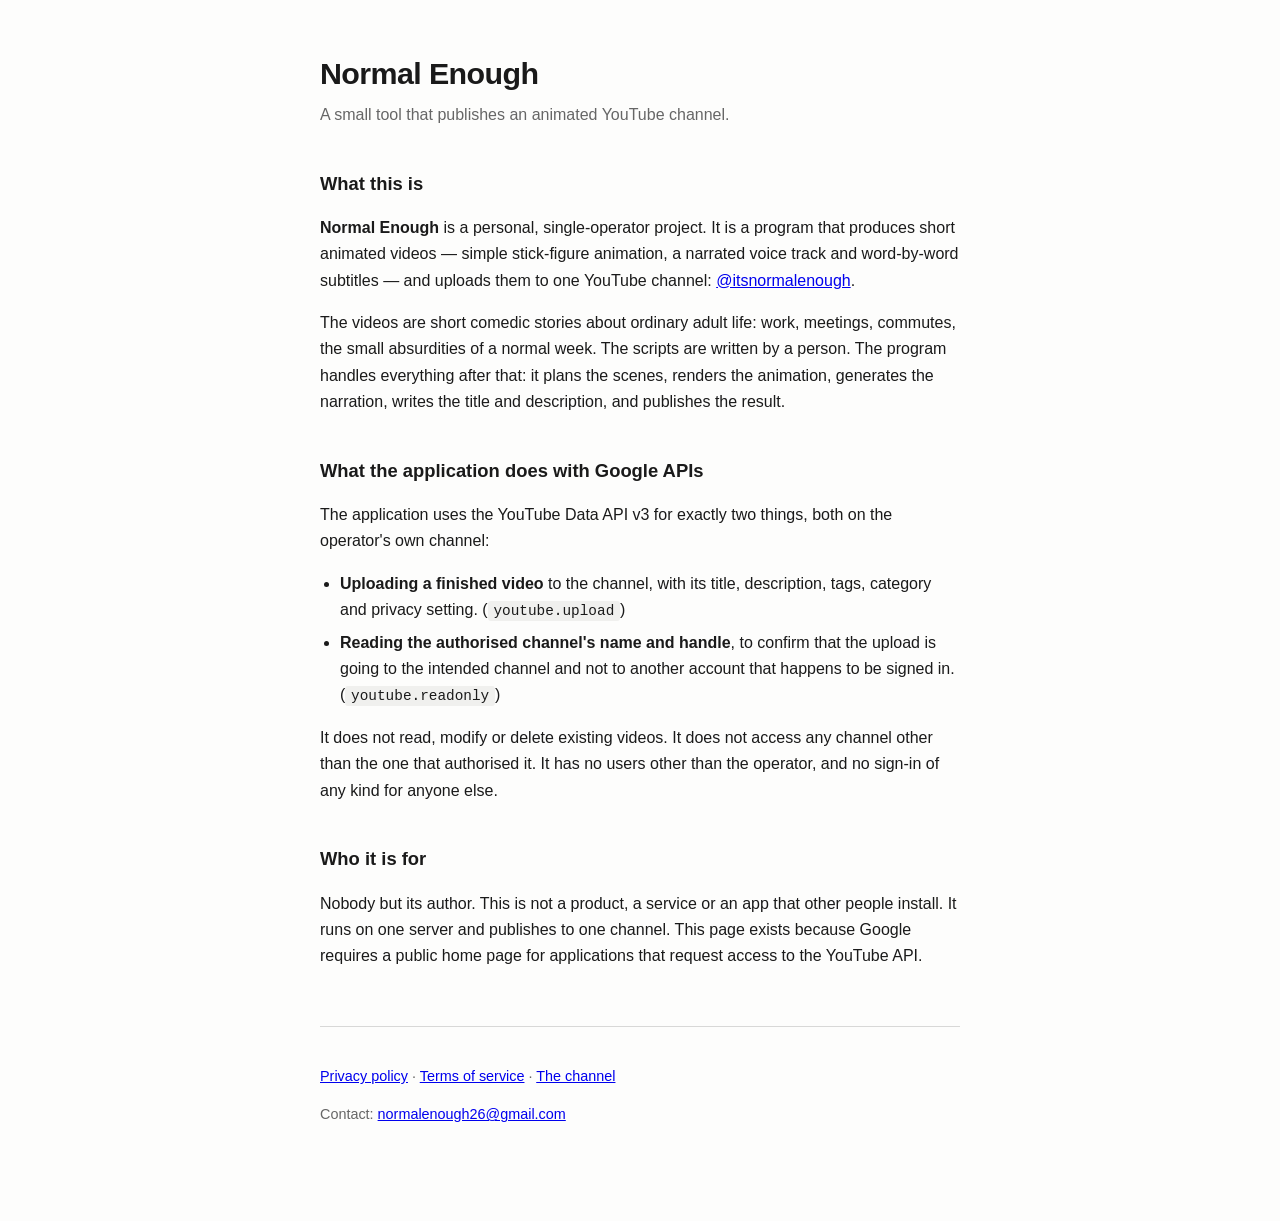
<file: index.html>
<!doctype html>
<html lang="en">
<head>
<meta charset="utf-8">
<meta name="viewport" content="width=device-width, initial-scale=1">
<title>Normal Enough</title>
<style>
  :root { color-scheme: light dark; }
  body {
    font: 16px/1.65 -apple-system, BlinkMacSystemFont, "Segoe UI", Roboto, Helvetica, Arial, sans-serif;
    max-width: 40rem;
    margin: 0 auto;
    padding: 3rem 1.25rem 5rem;
    color: #1a1a1a;
    background: #fdfdfc;
  }
  @media (prefers-color-scheme: dark) {
    body { color: #e6e6e6; background: #16181a; }
    a { color: #7fb3ff; }
    code { background: #23262a; }
  }
  h1 { font-size: 1.9rem; letter-spacing: -0.02em; margin: 0 0 .25rem; }
  .tagline { color: #666; margin: 0 0 2.5rem; }
  @media (prefers-color-scheme: dark) { .tagline { color: #9a9a9a; } }
  h2 { font-size: 1.15rem; margin: 2.5rem 0 .75rem; }
  ul { padding-left: 1.25rem; }
  li { margin: .35rem 0; }
  code {
    background: #f0f0ee; padding: .15em .4em; border-radius: 3px;
    font-size: .9em; font-family: ui-monospace, SFMono-Regular, Menlo, monospace;
  }
  footer {
    margin-top: 3.5rem; padding-top: 1.5rem;
    border-top: 1px solid rgba(128,128,128,.3);
    font-size: .9rem; color: #666;
  }
  @media (prefers-color-scheme: dark) { footer { color: #9a9a9a; } }
</style>
</head>
<body>

<h1>Normal Enough</h1>
<p class="tagline">A small tool that publishes an animated YouTube channel.</p>

<h2>What this is</h2>
<p>
  <strong>Normal Enough</strong> is a personal, single-operator project. It is a
  program that produces short animated videos — simple stick-figure animation,
  a narrated voice track and word-by-word subtitles — and uploads them to one
  YouTube channel:
  <a href="https://www.youtube.com/@itsnormalenough">@itsnormalenough</a>.
</p>
<p>
  The videos are short comedic stories about ordinary adult life: work, meetings,
  commutes, the small absurdities of a normal week. The scripts are written by a
  person. The program handles everything after that: it plans the scenes, renders
  the animation, generates the narration, writes the title and description, and
  publishes the result.
</p>

<h2>What the application does with Google APIs</h2>
<p>
  The application uses the YouTube Data API v3 for exactly two things, both on
  the operator's own channel:
</p>
<ul>
  <li>
    <strong>Uploading a finished video</strong> to the channel, with its title,
    description, tags, category and privacy setting.
    (<code>youtube.upload</code>)
  </li>
  <li>
    <strong>Reading the authorised channel's name and handle</strong>, to confirm
    that the upload is going to the intended channel and not to another account
    that happens to be signed in.
    (<code>youtube.readonly</code>)
  </li>
</ul>
<p>
  It does not read, modify or delete existing videos. It does not access any
  channel other than the one that authorised it. It has no users other than the
  operator, and no sign-in of any kind for anyone else.
</p>

<h2>Who it is for</h2>
<p>
  Nobody but its author. This is not a product, a service or an app that other
  people install. It runs on one server and publishes to one channel. This page
  exists because Google requires a public home page for applications that request
  access to the YouTube API.
</p>

<footer>
  <p>
    <a href="./privacy.html">Privacy policy</a> ·
    <a href="./terms.html">Terms of service</a> ·
    <a href="https://www.youtube.com/@itsnormalenough">The channel</a>
  </p>
  <p>Contact: <a href="mailto:normalenough26@gmail.com">normalenough26@gmail.com</a></p>
</footer>

</body>
</html>
</file>
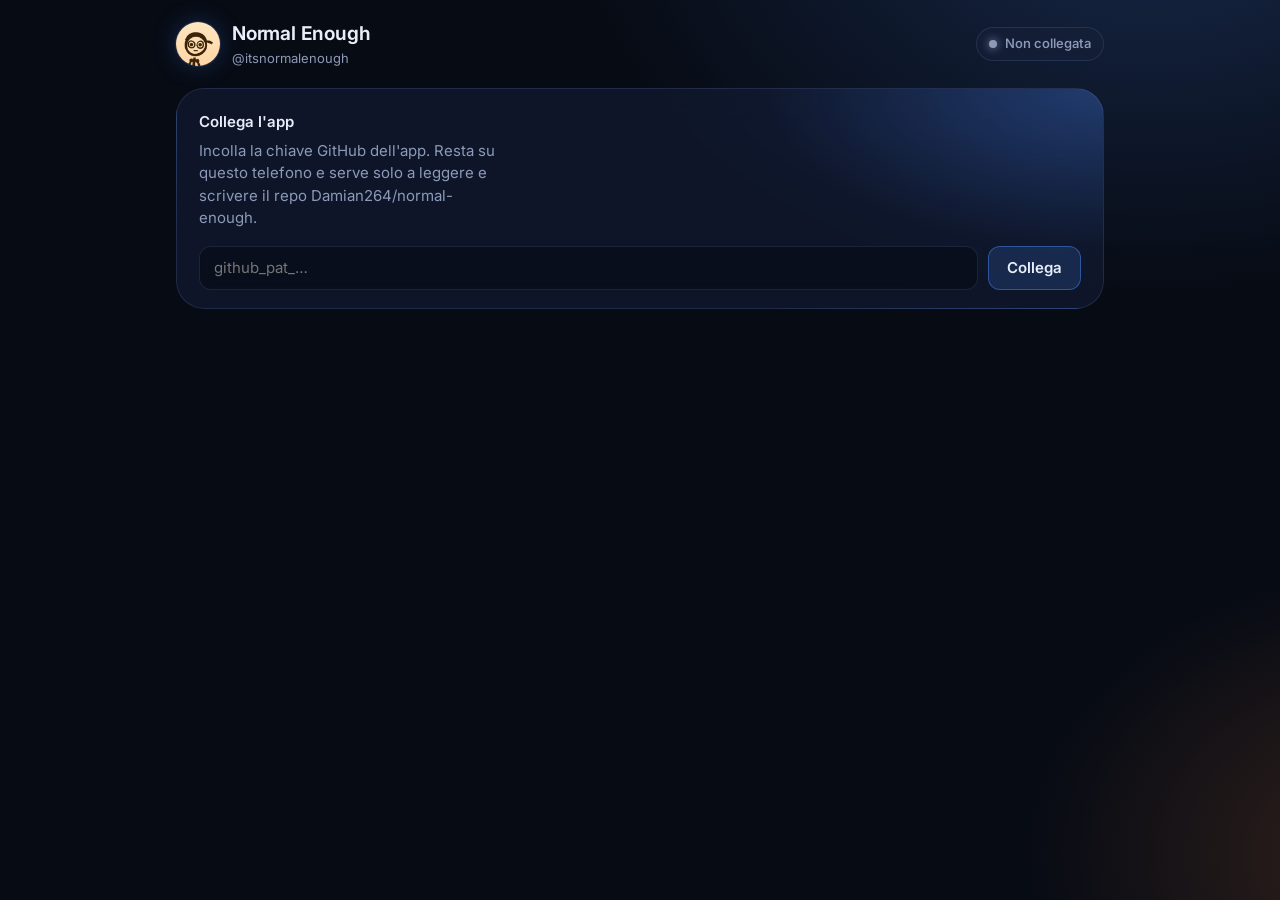
<file: app/index.html>
<!doctype html>
<html lang="it">
<head>
  <meta charset="utf-8">
  <meta name="viewport" content="width=device-width, initial-scale=1, viewport-fit=cover">
  <!--
    Politica di sicurezza (SPEC-app.md, "Mai"): la pagina carica solo se stessa
    e parla solo con api.github.com. E' la difesa principale della chiave
    GitHub salvata sul telefono: nessuno script estraneo puo' girare qui.
  -->
  <meta http-equiv="Content-Security-Policy" content="default-src 'self'; script-src 'self'; style-src 'self'; font-src 'self'; img-src 'self' data:; connect-src https://api.github.com; manifest-src 'self'; worker-src 'self'; base-uri 'none'; form-action 'none'; object-src 'none'">
  <meta name="referrer" content="no-referrer">
  <meta name="theme-color" content="#070B14">
  <title>Normal Enough</title>
  <link rel="manifest" href="./manifest.webmanifest">
  <link rel="icon" href="./icons/icon-192.png">
  <link rel="apple-touch-icon" href="./icons/icon-192.png">
  <link rel="stylesheet" href="./styles.css?v=cbb832f20c">
</head>
<body>
  <div id="app"></div>
  <noscript>L'app di controllo ha bisogno di JavaScript.</noscript>
  <script type="module" src="./app.js?v=cbb832f20c"></script>
</body>
</html>
</file>
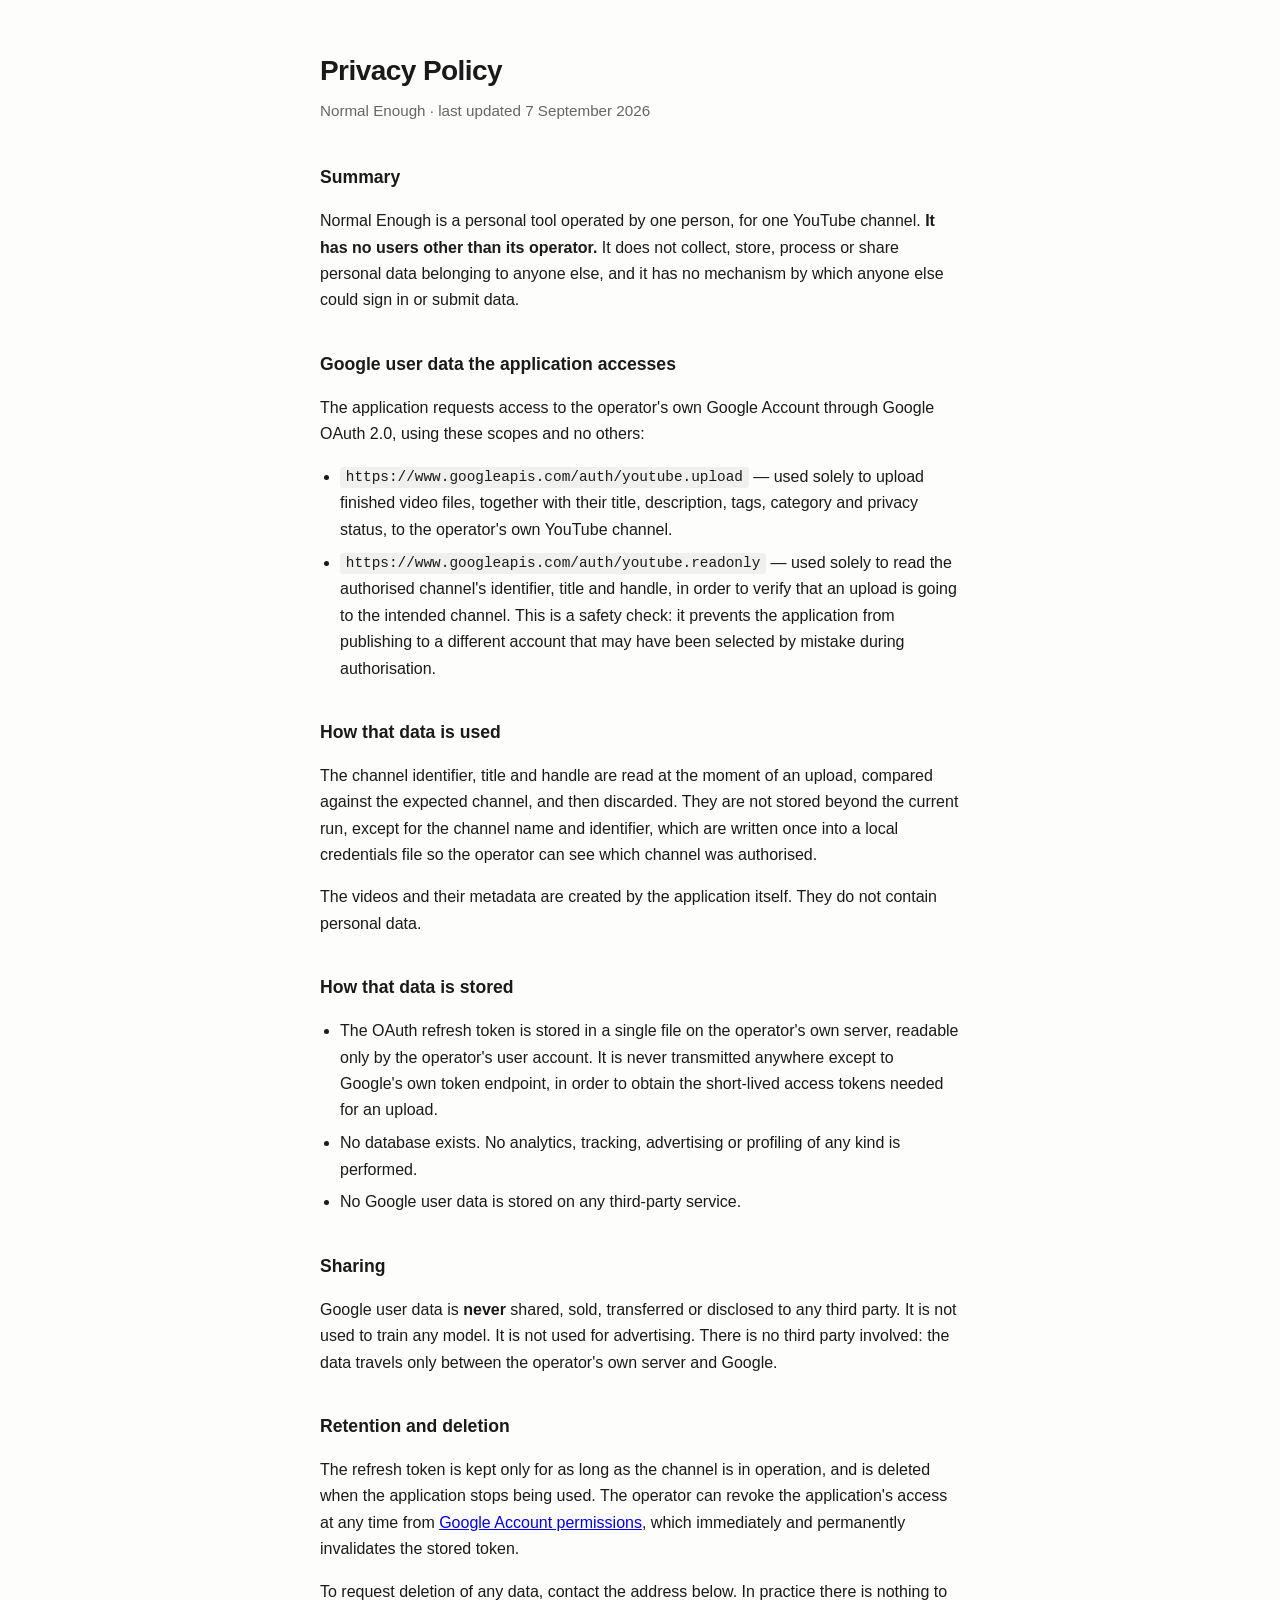
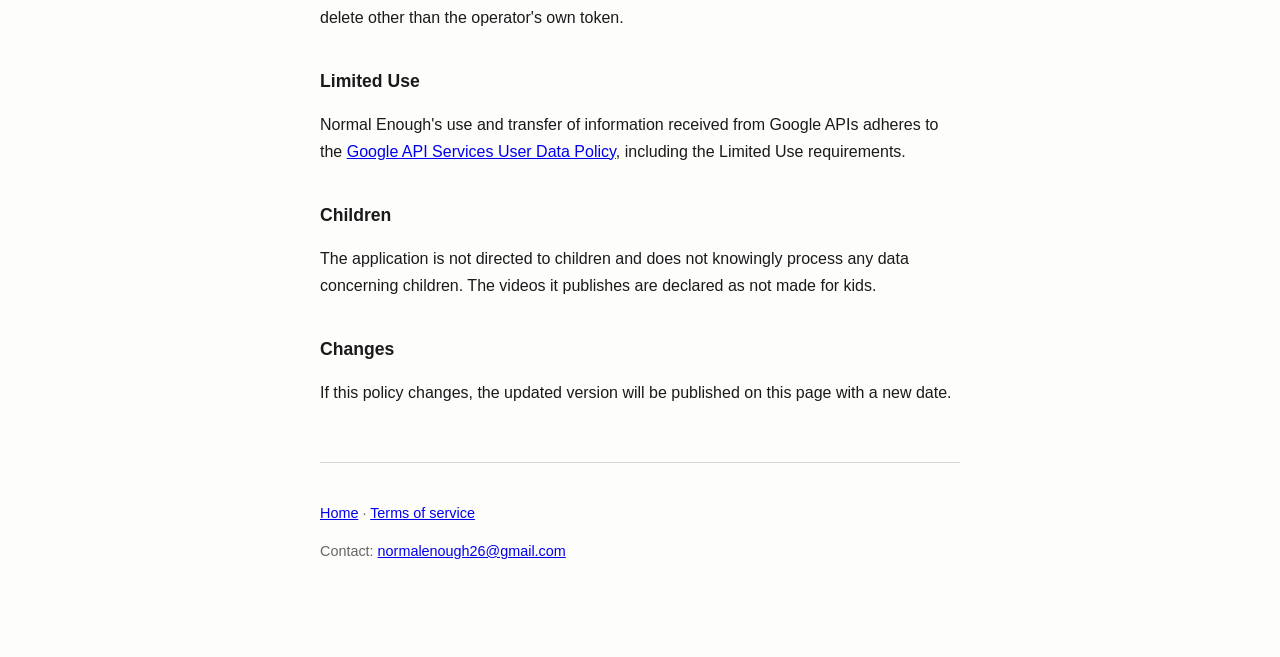
<file: privacy.html>
<!doctype html>
<html lang="en">
<head>
<meta charset="utf-8">
<meta name="viewport" content="width=device-width, initial-scale=1">
<title>Privacy Policy — Normal Enough</title>
<style>
  :root { color-scheme: light dark; }
  body {
    font: 16px/1.65 -apple-system, BlinkMacSystemFont, "Segoe UI", Roboto, Helvetica, Arial, sans-serif;
    max-width: 40rem;
    margin: 0 auto;
    padding: 3rem 1.25rem 5rem;
    color: #1a1a1a;
    background: #fdfdfc;
  }
  @media (prefers-color-scheme: dark) {
    body { color: #e6e6e6; background: #16181a; }
    a { color: #7fb3ff; }
    code { background: #23262a; }
  }
  h1 { font-size: 1.75rem; letter-spacing: -0.02em; margin: 0 0 .25rem; }
  .updated { color: #666; margin: 0 0 2.5rem; font-size: .95rem; }
  @media (prefers-color-scheme: dark) { .updated { color: #9a9a9a; } }
  h2 { font-size: 1.1rem; margin: 2.25rem 0 .6rem; }
  ul { padding-left: 1.25rem; }
  li { margin: .4rem 0; }
  code {
    background: #f0f0ee; padding: .15em .4em; border-radius: 3px;
    font-size: .9em; font-family: ui-monospace, SFMono-Regular, Menlo, monospace;
  }
  footer {
    margin-top: 3.5rem; padding-top: 1.5rem;
    border-top: 1px solid rgba(128,128,128,.3);
    font-size: .9rem; color: #666;
  }
  @media (prefers-color-scheme: dark) { footer { color: #9a9a9a; } }
</style>
</head>
<body>

<h1>Privacy Policy</h1>
<p class="updated">Normal Enough · last updated 7 September 2026</p>

<h2>Summary</h2>
<p>
  Normal Enough is a personal tool operated by one person, for one YouTube
  channel. <strong>It has no users other than its operator.</strong> It does not
  collect, store, process or share personal data belonging to anyone else, and
  it has no mechanism by which anyone else could sign in or submit data.
</p>

<h2>Google user data the application accesses</h2>
<p>
  The application requests access to the operator's own Google Account through
  Google OAuth 2.0, using these scopes and no others:
</p>
<ul>
  <li>
    <code>https://www.googleapis.com/auth/youtube.upload</code> — used solely to
    upload finished video files, together with their title, description, tags,
    category and privacy status, to the operator's own YouTube channel.
  </li>
  <li>
    <code>https://www.googleapis.com/auth/youtube.readonly</code> — used solely
    to read the authorised channel's identifier, title and handle, in order to
    verify that an upload is going to the intended channel. This is a safety
    check: it prevents the application from publishing to a different account
    that may have been selected by mistake during authorisation.
  </li>
</ul>

<h2>How that data is used</h2>
<p>
  The channel identifier, title and handle are read at the moment of an upload,
  compared against the expected channel, and then discarded. They are not stored
  beyond the current run, except for the channel name and identifier, which are
  written once into a local credentials file so the operator can see which
  channel was authorised.
</p>
<p>
  The videos and their metadata are created by the application itself. They do
  not contain personal data.
</p>

<h2>How that data is stored</h2>
<ul>
  <li>
    The OAuth refresh token is stored in a single file on the operator's own
    server, readable only by the operator's user account. It is never
    transmitted anywhere except to Google's own token endpoint, in order to
    obtain the short-lived access tokens needed for an upload.
  </li>
  <li>
    No database exists. No analytics, tracking, advertising or profiling of any
    kind is performed.
  </li>
  <li>
    No Google user data is stored on any third-party service.
  </li>
</ul>

<h2>Sharing</h2>
<p>
  Google user data is <strong>never</strong> shared, sold, transferred or
  disclosed to any third party. It is not used to train any model. It is not
  used for advertising. There is no third party involved: the data travels only
  between the operator's own server and Google.
</p>

<h2>Retention and deletion</h2>
<p>
  The refresh token is kept only for as long as the channel is in operation, and
  is deleted when the application stops being used. The operator can revoke the
  application's access at any time from
  <a href="https://myaccount.google.com/permissions">Google Account permissions</a>,
  which immediately and permanently invalidates the stored token.
</p>
<p>
  To request deletion of any data, contact the address below. In practice there
  is nothing to delete other than the operator's own token.
</p>

<h2>Limited Use</h2>
<p>
  Normal Enough's use and transfer of information received from Google APIs
  adheres to the
  <a href="https://developers.google.com/terms/api-services-user-data-policy">Google
  API Services User Data Policy</a>, including the Limited Use requirements.
</p>

<h2>Children</h2>
<p>
  The application is not directed to children and does not knowingly process any
  data concerning children. The videos it publishes are declared as not made for
  kids.
</p>

<h2>Changes</h2>
<p>
  If this policy changes, the updated version will be published on this page with
  a new date.
</p>

<footer>
  <p>
    <a href="./index.html">Home</a> ·
    <a href="./terms.html">Terms of service</a>
  </p>
  <p>Contact: <a href="mailto:normalenough26@gmail.com">normalenough26@gmail.com</a></p>
</footer>

</body>
</html>
</file>
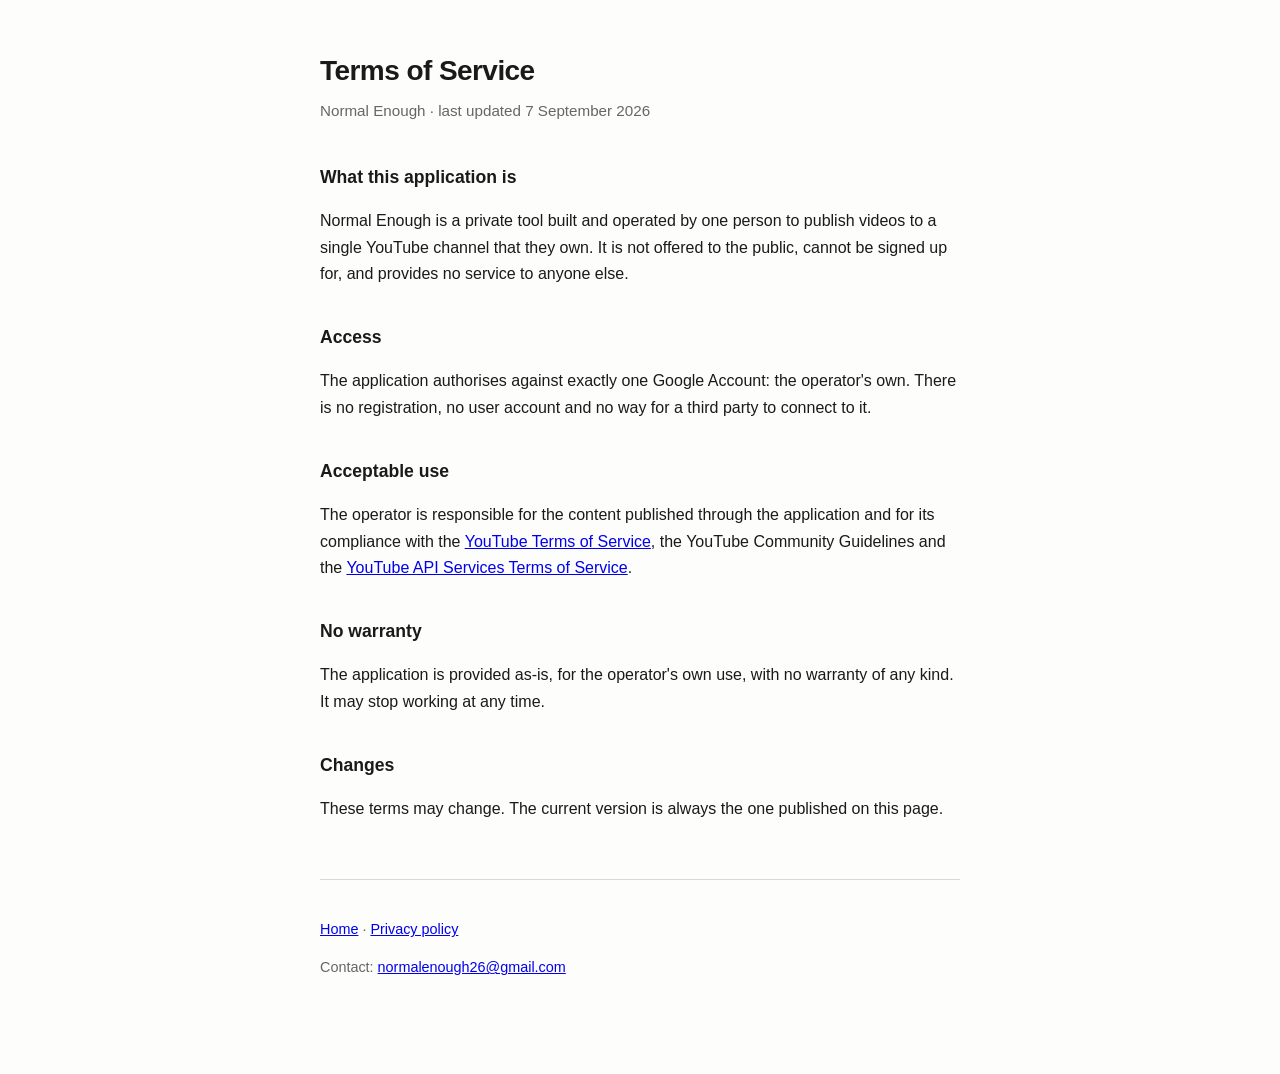
<file: terms.html>
<!doctype html>
<html lang="en">
<head>
<meta charset="utf-8">
<meta name="viewport" content="width=device-width, initial-scale=1">
<title>Terms of Service — Normal Enough</title>
<style>
  :root { color-scheme: light dark; }
  body {
    font: 16px/1.65 -apple-system, BlinkMacSystemFont, "Segoe UI", Roboto, Helvetica, Arial, sans-serif;
    max-width: 40rem;
    margin: 0 auto;
    padding: 3rem 1.25rem 5rem;
    color: #1a1a1a;
    background: #fdfdfc;
  }
  @media (prefers-color-scheme: dark) {
    body { color: #e6e6e6; background: #16181a; }
    a { color: #7fb3ff; }
  }
  h1 { font-size: 1.75rem; letter-spacing: -0.02em; margin: 0 0 .25rem; }
  .updated { color: #666; margin: 0 0 2.5rem; font-size: .95rem; }
  @media (prefers-color-scheme: dark) { .updated { color: #9a9a9a; } }
  h2 { font-size: 1.1rem; margin: 2.25rem 0 .6rem; }
  footer {
    margin-top: 3.5rem; padding-top: 1.5rem;
    border-top: 1px solid rgba(128,128,128,.3);
    font-size: .9rem; color: #666;
  }
  @media (prefers-color-scheme: dark) { footer { color: #9a9a9a; } }
</style>
</head>
<body>

<h1>Terms of Service</h1>
<p class="updated">Normal Enough · last updated 7 September 2026</p>

<h2>What this application is</h2>
<p>
  Normal Enough is a private tool built and operated by one person to publish
  videos to a single YouTube channel that they own. It is not offered to the
  public, cannot be signed up for, and provides no service to anyone else.
</p>

<h2>Access</h2>
<p>
  The application authorises against exactly one Google Account: the operator's
  own. There is no registration, no user account and no way for a third party to
  connect to it.
</p>

<h2>Acceptable use</h2>
<p>
  The operator is responsible for the content published through the application
  and for its compliance with the
  <a href="https://www.youtube.com/t/terms">YouTube Terms of Service</a>, the
  YouTube Community Guidelines and the
  <a href="https://developers.google.com/youtube/terms/api-services-terms-of-service">YouTube
  API Services Terms of Service</a>.
</p>

<h2>No warranty</h2>
<p>
  The application is provided as-is, for the operator's own use, with no warranty
  of any kind. It may stop working at any time.
</p>

<h2>Changes</h2>
<p>
  These terms may change. The current version is always the one published on this
  page.
</p>

<footer>
  <p>
    <a href="./index.html">Home</a> ·
    <a href="./privacy.html">Privacy policy</a>
  </p>
  <p>Contact: <a href="mailto:normalenough26@gmail.com">normalenough26@gmail.com</a></p>
</footer>

</body>
</html>
</file>
<file: app/styles.css>
/*
 * App di controllo di Normal Enough — stile (SPEC-app.md, T1).
 *
 * Direzione data dall'operatore: scuro, vetro smerigliato, bagliori blu con un
 * accento caldo. L'unico elemento audace e' la card "Prossimo video", con la
 * linea d'inchiostro che si disegna all'apertura: lo stesso tratto a pennarello
 * dello stickman. Tutto il resto resta quieto.
 *
 * Tre raggi per tre livelli di gerarchia, non uno per tutto: 28 la card
 * principale, 20 le card, 12 gli elementi interni.
 */

@font-face {
  font-family: "Inter";
  src: url("./fonts/Inter.ttf") format("truetype");
  font-weight: 100 900;
  font-display: swap;
}

:root {
  --notte: #070b14;
  --vetro: rgba(22, 32, 58, 0.55);
  --vetro-bordo: rgba(140, 170, 255, 0.14);
  --inchiostro: #e8eef9;
  --nebbia: #8c9ab8;
  --bagliore: #4c8dff;
  --brace: #ff8a3d;
  --ok: #5bd6a0;
  --errore: #ff5d6c;

  --r-hero: 28px;
  --r-card: 20px;
  --r-elem: 12px;
  --spazio: 16px;

  color-scheme: dark;
}

* { box-sizing: border-box; }

html, body { margin: 0; min-height: 100%; }

body {
  background: var(--notte);
  color: var(--inchiostro);
  font: 400 15px/1.5 "Inter", system-ui, sans-serif;
  -webkit-font-smoothing: antialiased;
  /* I due bagliori di fondo dell'esempio: blu in alto, brace in basso a destra. */
  background-image:
    radial-gradient(60rem 40rem at 90% -10%, rgba(76, 141, 255, 0.22), transparent 60%),
    radial-gradient(40rem 30rem at 110% 95%, rgba(255, 138, 61, 0.18), transparent 60%);
  background-attachment: fixed;
}

:focus-visible {
  outline: 2px solid var(--bagliore);
  outline-offset: 3px;
  border-radius: var(--r-elem);
}

.pagina {
  max-width: 960px;
  margin: 0 auto;
  padding: calc(env(safe-area-inset-top) + 20px) var(--spazio) calc(env(safe-area-inset-bottom) + 32px);
}

/* --- intestazione ---------------------------------------------------------- */

.testata {
  display: flex;
  align-items: center;
  gap: 12px;
  margin-bottom: 20px;
}

.testata img {
  width: 44px;
  height: 44px;
  border-radius: 50%;
  box-shadow: 0 0 0 1px var(--vetro-bordo), 0 0 24px rgba(76, 141, 255, 0.25);
}

.testata h1 {
  margin: 0;
  font-size: 19px;
  font-weight: 650;
  letter-spacing: -0.01em;
}

.testata p {
  margin: 0;
  color: var(--nebbia);
  font-size: 13px;
}

.stato {
  margin-left: auto;
  display: inline-flex;
  align-items: center;
  gap: 8px;
  padding: 6px 12px;
  border-radius: 999px;
  background: var(--vetro);
  border: 1px solid var(--vetro-bordo);
  font-size: 13px;
  font-weight: 550;
}

.stato::before {
  content: "";
  width: 8px;
  height: 8px;
  border-radius: 50%;
  background: currentColor;
  box-shadow: 0 0 10px currentColor;
}

.stato[data-tono="ok"] { color: var(--ok); }
.stato[data-tono="pausa"] { color: var(--brace); }
.stato[data-tono="spento"] { color: var(--nebbia); }

/* --- griglia --------------------------------------------------------------- */

.griglia {
  display: grid;
  gap: 14px;
  grid-template-columns: repeat(2, minmax(0, 1fr));
}

.largo { grid-column: 1 / -1; }

@media (min-width: 760px) {
  .griglia { grid-template-columns: repeat(3, minmax(0, 1fr)); }
  .hero { grid-column: span 2; }
}

/* --- card ------------------------------------------------------------------ */

.card {
  position: relative;
  padding: 18px;
  border-radius: var(--r-card);
  background: var(--vetro);
  border: 1px solid var(--vetro-bordo);
  -webkit-backdrop-filter: blur(18px) saturate(140%);
  backdrop-filter: blur(18px) saturate(140%);
  min-width: 0;
}

.card h2 {
  margin: 0 0 6px;
  font-size: 15px;
  font-weight: 600;
}

.card .nota {
  margin: 0;
  color: var(--nebbia);
  font-size: 13.5px;
}

/* --- la card principale ---------------------------------------------------- */

.hero {
  grid-column: 1 / -1;
  padding: 22px 22px 18px;
  border-radius: var(--r-hero);
  overflow: hidden;
  background:
    radial-gradient(30rem 14rem at 100% 0%, rgba(76, 141, 255, 0.28), transparent 70%),
    var(--vetro);
}

.hero .quando {
  margin: 2px 0 4px;
  font-size: clamp(48px, 16vw, 76px);
  font-weight: 700;
  line-height: 1;
  letter-spacing: -0.04em;
  font-variant-numeric: tabular-nums;
}

.hero .cosa {
  margin: 0;
  max-width: 34ch;
  color: var(--nebbia);
}

.tratto {
  display: block;
  width: 100%;
  height: 64px;
  margin-top: 14px;
  overflow: visible;
}

.tratto path {
  fill: none;
  stroke: var(--bagliore);
  stroke-width: 3;
  stroke-linecap: round;
  stroke-linejoin: round;
  filter: drop-shadow(0 0 6px rgba(76, 141, 255, 0.8));
  stroke-dasharray: 1;
  stroke-dashoffset: 1;
  animation: disegna 1.4s cubic-bezier(0.65, 0, 0.35, 1) 0.2s forwards;
}

@keyframes disegna { to { stroke-dashoffset: 0; } }

@media (prefers-reduced-motion: reduce) {
  .tratto path { animation: none; stroke-dashoffset: 0; }
}

/* --- elementi interni ------------------------------------------------------ */

.bottone {
  appearance: none;
  display: inline-flex;
  align-items: center;
  justify-content: center;
  min-height: 44px;
  padding: 0 18px;
  border-radius: var(--r-elem);
  border: 1px solid rgba(76, 141, 255, 0.45);
  background: rgba(76, 141, 255, 0.16);
  color: var(--inchiostro);
  font: inherit;
  font-weight: 600;
  cursor: pointer;
}

.bottone:disabled { opacity: 0.45; cursor: default; }

.campo {
  width: 100%;
  min-height: 44px;
  padding: 10px 14px;
  border-radius: var(--r-elem);
  border: 1px solid var(--vetro-bordo);
  background: rgba(7, 11, 20, 0.6);
  color: var(--inchiostro);
  font: inherit;
}

/* --- collegamento (T2) ----------------------------------------------------- */

.sr {
  position: absolute;
  width: 1px;
  height: 1px;
  overflow: hidden;
  clip-path: inset(50%);
}

.collega-form {
  display: flex;
  gap: 10px;
  margin-top: 16px;
}

.collega-form .campo { flex: 1; min-width: 0; }

button.stato { font: inherit; font-size: 13px; font-weight: 550; cursor: pointer; }

.controlli {
  list-style: none;
  margin: 14px 0 0;
  padding: 0;
  display: grid;
  gap: 8px;
}

.controlli li {
  display: grid;
  grid-template-columns: 7.5rem 1fr;
  gap: 10px;
  align-items: baseline;
  padding: 10px 12px;
  border-radius: var(--r-elem);
  background: rgba(7, 11, 20, 0.45);
  font-size: 13.5px;
}

.controlli strong { font-weight: 600; }
.controlli span { color: var(--nebbia); overflow-wrap: anywhere; }
.controlli li[data-ok="true"] strong { color: var(--ok); }
.controlli li[data-ok="false"] strong { color: var(--brace); }

/* La chiave si digita come un testo, ma si vede come una password: cosi' il
   gestore password del browser non la riempie e non la salva (main.tsx). */
.segreto { -webkit-text-security: disc; text-security: disc; }

/* --- fase 2: coda, pausa, avvisi ------------------------------------------ */

/* Quando il valore grande e' una parola ("In pausa", "Coda vuota") e non un
   orario, si rimpicciolisce: resta il pezzo forte senza uscire dalla card. */
.hero .quando[data-lungo="true"] { font-size: clamp(38px, 11vw, 56px); letter-spacing: -0.03em; }

.card h3 {
  margin: 18px 0 8px;
  font-size: 13px;
  font-weight: 600;
  color: var(--nebbia);
}

.conta {
  margin-left: 6px;
  font-weight: 500;
  font-size: 13px;
  color: var(--nebbia);
}

.elenco {
  list-style: none;
  margin: 10px 0 0;
  padding: 0;
  display: grid;
  gap: 6px;
}

.riga {
  display: grid;
  grid-template-columns: 2.6rem 1fr auto;
  align-items: center;
  gap: 10px;
  min-height: 48px;
  padding: 6px 6px 6px 12px;
  border-radius: var(--r-elem);
  background: rgba(7, 11, 20, 0.45);
}

.riga .id {
  font-weight: 650;
  font-variant-numeric: tabular-nums;
  color: var(--bagliore);
}

.riga-testo {
  min-width: 0;
  display: grid;
  font-size: 14px;
}

.riga-testo small { color: var(--nebbia); font-size: 12px; }

.errore .id { color: var(--brace); }
.errore .messaggio {
  display: -webkit-box;
  -webkit-line-clamp: 2;
  -webkit-box-orient: vertical;
  overflow: hidden;
  font-size: 13px;
}

.azioni { display: flex; gap: 4px; }

.mini {
  appearance: none;
  display: inline-flex;
  align-items: center;
  justify-content: center;
  min-width: 40px;
  min-height: 40px;
  padding: 0 10px;
  border-radius: 10px;
  border: 1px solid var(--vetro-bordo);
  background: rgba(140, 170, 255, 0.06);
  color: var(--inchiostro);
  font: inherit;
  font-size: 13px;
  font-weight: 600;
  text-decoration: none;
  cursor: pointer;
}

.mini:disabled { opacity: 0.35; cursor: default; }

.pulsanti { display: flex; flex-wrap: wrap; gap: 10px; margin-top: 14px; }

.bottone[data-tono="brace"] {
  border-color: rgba(255, 138, 61, 0.5);
  background: rgba(255, 138, 61, 0.14);
}

.bottone.secondario {
  border-color: var(--vetro-bordo);
  background: rgba(140, 170, 255, 0.06);
}

.nota.piccola { margin-top: 12px; font-size: 12.5px; }
.nota a, .piede a { color: var(--bagliore); }

.avviso {
  margin: 0;
  padding: 12px 14px;
  border-radius: var(--r-elem);
  font-size: 14px;
  border: 1px solid var(--vetro-bordo);
  background: var(--vetro);
}

.avviso[data-tono="ok"] { border-color: rgba(91, 214, 160, 0.4); color: var(--ok); }
.avviso[data-tono="errore"] { border-color: rgba(255, 93, 108, 0.45); color: var(--errore); }

.piede {
  display: flex;
  align-items: center;
  justify-content: space-between;
  gap: 10px;
  margin-top: 6px;
  color: var(--nebbia);
  font-size: 12.5px;
}

/* La riga della coda si tocca per mostrare le sue azioni (cards.tsx). */
.riga-coda { display: grid; gap: 6px; }

.riga-tocca {
  appearance: none;
  width: 100%;
  border: 1px solid transparent;
  color: inherit;
  font: inherit;
  text-align: left;
  cursor: pointer;
}

.riga-coda[data-aperta="true"] .riga-tocca { border-color: rgba(76, 141, 255, 0.45); }

.posizione {
  padding-right: 8px;
  font-size: 12px;
  color: var(--nebbia);
  font-variant-numeric: tabular-nums;
}

.azioni.aperte {
  display: grid;
  grid-template-columns: repeat(4, 1fr);
  gap: 6px;
}

.mini.pericolo { border-color: rgba(255, 93, 108, 0.45); color: var(--errore); }

/* --- nuovo video (T7) ------------------------------------------------------ */

.campo.script {
  display: block;
  margin-top: 12px;
  min-height: 11rem;
  resize: vertical;
  line-height: 1.5;
}

.contatore {
  margin: 6px 2px 0;
  font-size: 12.5px;
  color: var(--nebbia);
  font-variant-numeric: tabular-nums;
}

.contatore[data-tono="ok"] { color: var(--ok); }
.contatore[data-tono="errore"] { color: var(--errore); }

.esiti {
  list-style: none;
  margin: 10px 0 0;
  padding: 0;
  display: grid;
  gap: 6px;
  font-size: 13.5px;
}

.esiti li {
  padding: 8px 12px;
  border-radius: var(--r-elem);
  background: rgba(7, 11, 20, 0.45);
  color: var(--nebbia);
}

.esiti li[data-tono="errore"] { color: var(--errore); }
.esiti li[data-tono="avviso"] { color: var(--brace); }

.etichetta {
  display: block;
  margin: 14px 2px 6px;
  font-size: 13px;
  color: var(--nebbia);
}

.mini.tutta { width: 100%; margin-top: 8px; }

/* --- credito (T10) --- */
.quanto {
  margin: 4px 0 2px;
  font-size: 36px;
  font-weight: 700;
  letter-spacing: -0.03em;
  font-variant-numeric: tabular-nums;
}
.quanto small {
  font-size: 13px;
  font-weight: 500;
  letter-spacing: 0;
  color: var(--nebbia);
}
.quanto[data-tono="errore"],
.dati li[data-tono="errore"] { color: var(--errore); }
.dati li {
  font-size: 14px;
  color: var(--nebbia);
  font-variant-numeric: tabular-nums;
}
</file>
